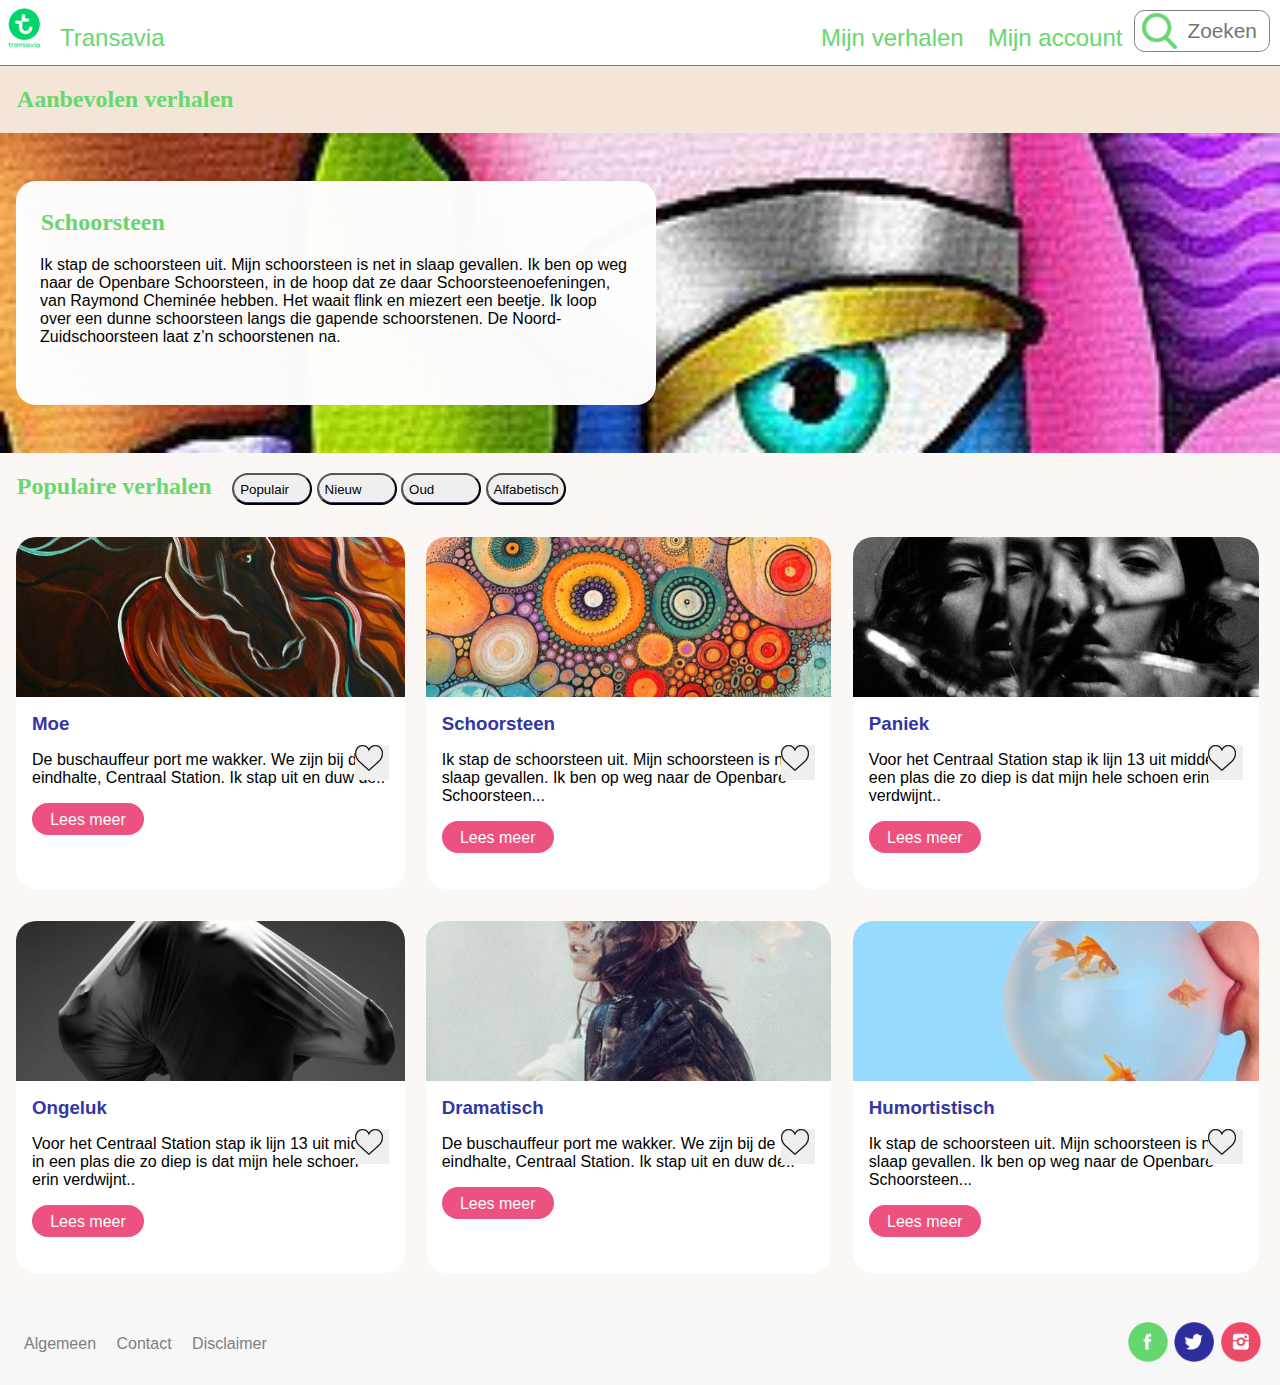
<file: index.html>
<!DOCTYPE html>
<html lang="en">

<head>
    <meta charset="UTF-8">
    <link rel="stylesheet" href="css/stylesheet.css">
    <meta name="viewport" content="width=device-width, initial-scale=1.0">
    <title>Transavia</title>
</head>

<body>
    <header>
        <nav>
            <ul>
                <li>
                    <a href="index.html"><img src="images/transavia.png" alt="transavia logo"></a>
                </li>
                <li>
                    <a href="index.html" class="transaviahome">Transavia</a>
                </li>
                <li>
                    <a href="#verhalen" class="navicoon"><img src="images/like.png" alt="mijn verhalen"></a>

                    <a href="#verhalen" class="navtekst">Mijn verhalen</a>
                </li>
                <li>
                    <a href="inloggen.html" class="navicoon"><img src="images/user.png" alt="mijn account"></a>

                    <a href="inloggen.html" class="navtekst">Mijn account</a>
                </li>
                <li>
                    <div class="zoeken">
                        <a href="#zoeken" class="navicoon navicoon3"><img src="images/search.png" alt="zoeken"></a>
                        <input type="text" name="search" placeholder="Zoeken">
                    </div>
                </li>
            </ul>
        </nav>
    </header>

    <section id="section1">
        <h2>Aanbevolen verhalen</h2>
        <article class="tekst1">
            <a href="#">Letterlijk
                <img src="images/like-wit.png" alt="Like knop" class="likewit">
            </a>
        </article>


        <!-- Deze tekst wordt pas weergegeven op tablet of desktop-->
        <article class="tekst2">
            <a href="#">
                <h2>Schoorsteen</h2>
                <p class="aanbevolen">Ik stap de schoorsteen uit. Mijn schoorsteen is net in slaap gevallen. Ik ben op weg naar de Openbare Schoorsteen, in de hoop dat ze daar Schoorsteenoefeningen, van Raymond Cheminée hebben. Het waait flink en miezert een beetje. Ik loop over een dunne schoorsteen langs die gapende schoorstenen. De Noord-Zuidschoorsteen laat z’n schoorstenen na.</p>

            </a>
        </article>

        <article class="tekst3">
            <a href="#">
                <h2>Schoorsteen</h2>
                <p class="aanbevolen">Ik stap de schoorsteen uit. Mijn schoorsteen is net in slaap gevallen. Ik ben op weg naar de Openbare Schoorsteen..</p>

            </a>
        </article>
    </section>

    <main class="main1">
        <h2 class="sorteren">Populaire verhalen</h2>

        <form class="sorteren">
            <ul>
                <li>
                    <button>Populair</button>
                </li>
                <li>
                    <button>Nieuw</button>
                </li>
                <li>
                    <button>Oud</button>
                </li>
                <li>
                    <button>Alfabetisch</button>
                </li>
            </ul>
        </form>

        <div class="main">

            <div class="flexcontainer">
                <article>
                    <img src="images/dramatisch.jpg" class="fotoartikel" alt="Foto van moe verhaal">
                    <div class="likepositie">
                        <a href="moe.html" class="artikellink">  <h3>Moe</h3>
                        </a>

                        <button class="like"></button>

                    </div>
                    <p>De buschauffeur port me wakker. We zijn bij de eindhalte, Centraal Station. Ik stap uit en duw de..
                    </p>
                    <a href="moe.html" class="leesmeer">Lees meer</a>
                </article>


                <article>
                    <img src="images/ongeluk.jpg" class="fotoartikel" alt="Foto van ongeluk verhaal">
                    <div class="likepositie">
                        <a href="ongeluk.html" class="artikellink">
                        <h3>Ongeluk</h3>
                        </a>

                        <button class="like"></button>

                    </div>
                    <p>Voor het Centraal Station stap ik lijn 13 uit midden in een plas die zo diep is dat mijn hele schoen erin verdwijnt..
                    </p>

                    <a href="ongeluk.html" class="leesmeer">Lees meer</a>
                </article>
            </div>


            <div class="flexcontainer">
                <article>
                    <img src="images/schoorsteen.jpg" class="fotoartikel" alt="Foto van schoorsteen verhaal">
                    <div class="likepositie">
                        <a href="schoorsteen.html" class="artikellink">
                        <h3>Schoorsteen</h3>
                        </a>

                        <button class="like"></button>

                    </div>
                    <p>
                        Ik stap de schoorsteen uit. Mijn schoorsteen is net in slaap gevallen. Ik ben op weg naar de Openbare Schoorsteen...
                    </p>

                    <a href="schoorsteen.html" class="leesmeer">Lees meer</a>
                </article>

                <article>
                    <img src="images/moe2.jpg" class="fotoartikel" alt="Foto van moe verhaal">
                    <div class="likepositie">
                        <a href="moe.html" class="artikellink">
                        <h3>Dramatisch</h3>
                        </a>

                        <button class="like"></button>

                    </div>
                    <p>De buschauffeur port me wakker. We zijn bij de eindhalte, Centraal Station. Ik stap uit en duw de..
                    </p>
                    <a href="moe.html" class="leesmeer">Lees meer</a>
                </article>
            </div>


            <div class="flexcontainer2">
                <article>
                    <img src="images/ongeluk2.jpg" class="fotoartikel" alt="Foto van ongeluk verhaal">
                    <div class="likepositie">
                        <a href="ongeluk.html" class="artikellink">
                        <h3>Paniek</h3>
                        </a>

                        <button class="like"></button>

                    </div>
                    <p>Voor het Centraal Station stap ik lijn 13 uit midden in een plas die zo diep is dat mijn hele schoen erin verdwijnt..
                    </p>

                    <a href="ongeluk.html" class="leesmeer">Lees meer</a>
                </article>

                <article>
                    <img src="images/schoorsteen2.jpg" class="fotoartikel" alt="Foto van schoorsteen verhaal">
                    <div class="likepositie">
                        <a href="schoorsteen.html" class="artikellink">
                        <h3>Humortistisch</h3>
                        </a>

                        <button class="like"></button>

                    </div>
                    <p>
                        Ik stap de schoorsteen uit. Mijn schoorsteen is net in slaap gevallen. Ik ben op weg naar de Openbare Schoorsteen...
                    </p>

                    <a href="schoorsteen.html" class="leesmeer">Lees meer</a>
                </article>
            </div>
        </div>
    </main>

    <footer>
        <ul>
            <li><a href="#">Algemeen</a></li>
            <li><a href="#">Contact</a></li>
            <li><a href="#">Disclaimer</a></li>
        </ul>

        <a href="https://www.facebook.com/transavia.nl/?brand_redir=362202900613965"><img src="images/icoonfacebook.png" alt="Facebook social media"></a>
        <a href="https://twitter.com/transavia"><img src="images/icoontwitter.png" alt="Twitter social media"></a>
        <a href="https://www.instagram.com/transavia/"><img src="images/icooninstagram.png" alt="Instagram social media"></a>
    </footer>



    <script src="js/script.js">
    </script>
</body>

</html>
</file>
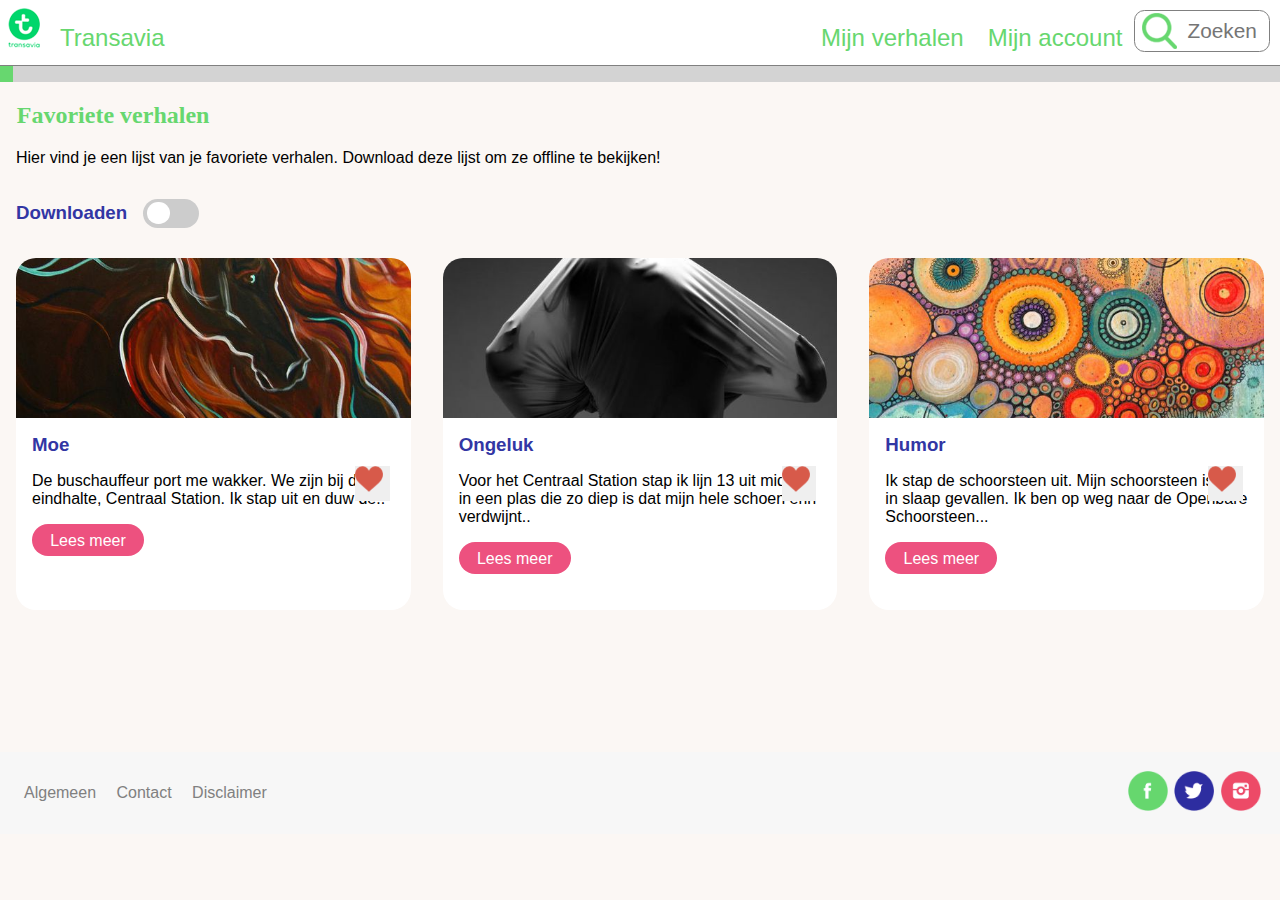
<file: favorieten.html>
<!DOCTYPE html>
<html lang="en">

<head>
    <meta charset="UTF-8">
    <link rel="stylesheet" href="css/stylesheet.css">
    <meta name="viewport" content="width=device-width, initial-scale=1.0">
    <title>Transavia</title>
</head>

<body id="favorieten">
    <header>
        <nav>
            <ul>
                <li>
                    <a href="index.html"><img src="images/transavia.png" alt="transavia logo"></a>
                </li>
                <li>
                    <a href="index.html" class="transaviahome">Transavia</a>
                </li>
                <li>
                    <a href="favorieten.html" class="navicoon favorieten"></a>

                    <a href="favorieten.html" class="navtekst">Mijn verhalen</a>
                </li>
                <li>
                    <a href="inloggen.html" class="navicoon"><img src="images/user.png" alt="mijn account"></a>

                    <a href="inloggen.html" class="navtekst">Mijn account</a>
                </li>
                <li>
                    <div class="zoeken">
                        <a href="index2.html" class="navicoon navicoon3"><img src="images/search.png" alt="zoeken"></a>

                        <form class="search" method="post" action="index2.html">
                            <input type="text" name="search" placeholder="Zoeken">
                            <ul class="results">
                                <li><a href="index2.html">Top 10 populaire verhalen</a></li>
                                <li><a href="index2.html">Top 10 nieuwste verhalen</a></li>
                                <li><a href="index2.html">Meest opgeslagen verhalen</a></li>
                            </ul>
                        </form>

                    </div>
                </li>
            </ul>
        </nav>
    </header>


    <main class="main1">


        <div id="myProgress">
            <div id="myBar"></div>
        </div>

        <h2 class="sorteren">Favoriete verhalen</h2>
        <p>Hier vind je een lijst van je favoriete verhalen. Download deze lijst om ze offline te bekijken!</p>

        <div class="toggle">
            <h3>Downloaden</h3>

            <label class="switch">
                <input type="checkbox" onclick="move()">
                <span class="slider round"></span>
            </label>
        </div>



        <div class="main">
            <div class="flexcontainer">
                <article>
                    <img src="images/dramatisch.jpg" class="fotoartikel" alt="Foto van moe verhaal">
                    <div class="likepositie">
                        <a href="moe.html" class="artikellink">
                            <h3>Moe</h3>
                        </a>

                        <button class="likerood"></button>

                    </div>
                    <p>De buschauffeur port me wakker. We zijn bij de eindhalte, Centraal Station. Ik stap uit en duw de..
                    </p>
                    <a href="moe.html" class="leesmeer">Lees meer</a>
                </article>


                <article>
                    <img src="images/ongeluk.jpg" class="fotoartikel" alt="Foto van ongeluk verhaal">
                    <div class="likepositie">
                        <a href="ongeluk.html" class="artikellink">
                            <h3>Ongeluk</h3>
                        </a>

                        <button class="likerood"></button>

                    </div>
                    <p>Voor het Centraal Station stap ik lijn 13 uit midden in een plas die zo diep is dat mijn hele schoen erin verdwijnt..
                    </p>

                    <a href="ongeluk.html" class="leesmeer">Lees meer</a>
                </article>


                <article>
                    <img src="images/schoorsteen.jpg" class="fotoartikel" alt="Foto van schoorsteen verhaal">
                    <div class="likepositie">
                        <a href="schoorsteen.html" class="artikellink">
                            <h3>Humor</h3>
                        </a>

                        <button class="likerood"></button>

                    </div>
                    <p>
                        Ik stap de schoorsteen uit. Mijn schoorsteen is net in slaap gevallen. Ik ben op weg naar de Openbare Schoorsteen...
                    </p>

                    <a href="schoorsteen.html" class="leesmeer">Lees meer</a>
                </article>
            </div>
        </div>
    </main>

    <footer>
        <ul>
            <li><a href="#">Algemeen</a></li>
            <li><a href="#">Contact</a></li>
            <li><a href="#">Disclaimer</a></li>
        </ul>

        <a href="https://www.facebook.com/transavia.nl/?brand_redir=362202900613965"><img src="images/icoonfacebook.png" alt="Facebook social media"></a>
        <a href="https://twitter.com/transavia"><img src="images/icoontwitter.png" alt="Twitter social media"></a>
        <a href="https://www.instagram.com/transavia/"><img src="images/icooninstagram.png" alt="Instagram social media"></a>
    </footer>



    <script src="js/script.js">
    </script>
</body>

</html>
</file>
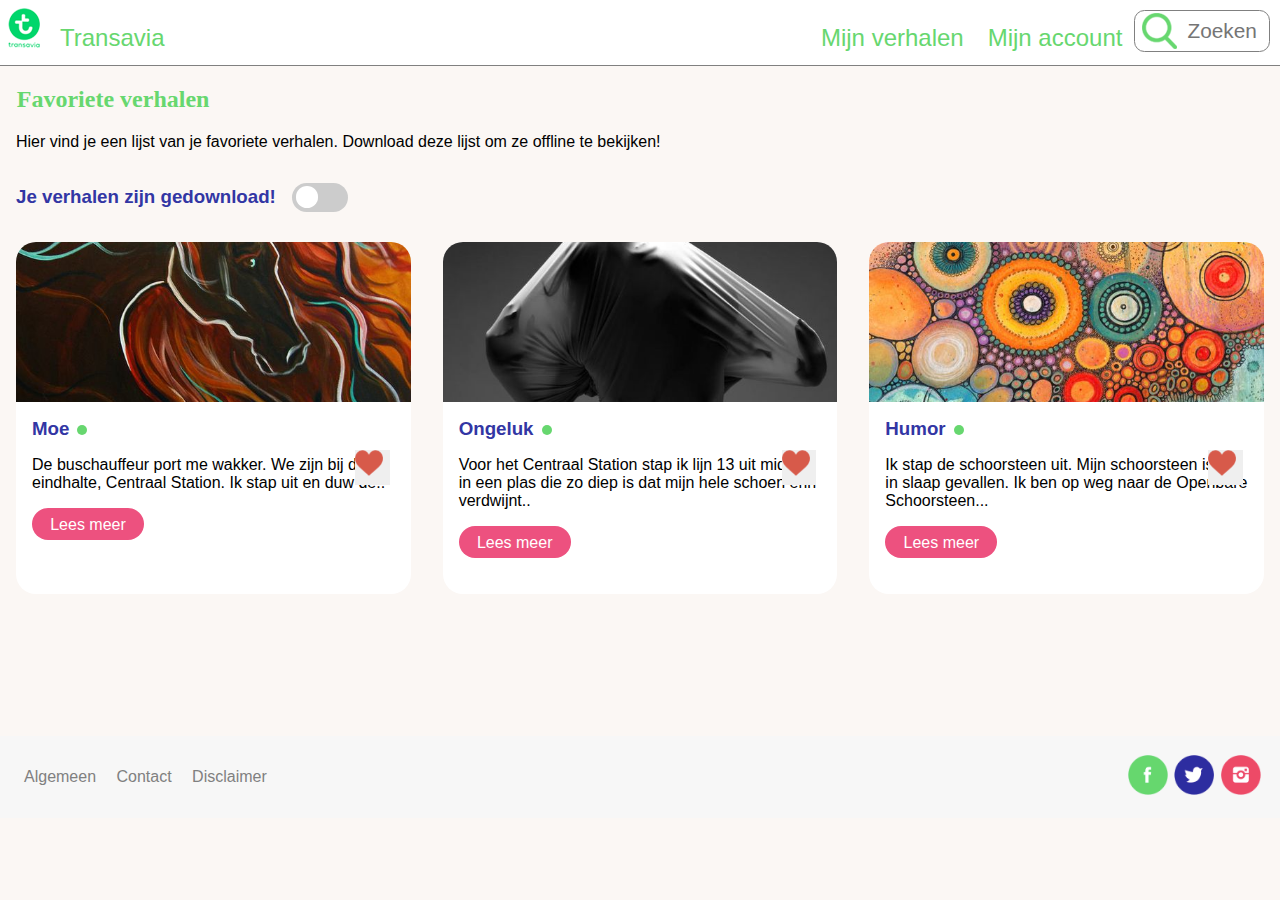
<file: favorieten2.html>
<!DOCTYPE html>
<html lang="en">

<head>
    <meta charset="UTF-8">
    <link rel="stylesheet" href="css/stylesheet.css">
    <meta name="viewport" content="width=device-width, initial-scale=1.0">
    <title>Transavia</title>
</head>

<body id="favorieten" class="favorieten2">
    <header>
        <nav>
            <ul>
                <li>
                    <a href="index.html"><img src="images/transavia.png" alt="transavia logo"></a>
                </li>
                <li>
                    <a href="index.html" class="transaviahome">Transavia</a>
                </li>
                <li>
                    <a href="favorieten.html" class="navicoon favorieten"></a>

                    <a href="favorieten.html" class="navtekst">Mijn verhalen</a>
                </li>
                <li>
                    <a href="inloggen.html" class="navicoon"><img src="images/user.png" alt="mijn account"></a>

                    <a href="inloggen.html" class="navtekst">Mijn account</a>
                </li>
                <li>
                    <div class="zoeken">
                        <a href="index2.html" class="navicoon navicoon3"><img src="images/search.png" alt="zoeken"></a>

                        <form class="search" method="post" action="index2.html">
                            <input type="text" name="search" placeholder="Zoeken">
                            <ul class="results">
                                <li><a href="index2.html">Top 10 populaire verhalen</a></li>
                                <li><a href="index2.html">Top 10 nieuwste verhalen</a></li>
                                <li><a href="index2.html">Meest opgeslagen verhalen</a></li>
                            </ul>
                        </form>

                    </div>
                </li>
            </ul>
        </nav>
    </header>


    <main class="main1">


        <div id="myProgress">
            <div id="myBar"></div>
        </div>

        <h2 class="sorteren">Favoriete verhalen</h2>
        <p>Hier vind je een lijst van je favoriete verhalen. Download deze lijst om ze offline te bekijken!</p>

        <div class="toggle">
            <h3>Je verhalen zijn gedownload!</h3>

            <label class="switch">
                <input type="checkbox" onclick="move()">
                <span class="slider round"></span>
            </label>
        </div>



        <div class="main">
            <div class="flexcontainer">
                <article>
                    <img src="images/dramatisch.jpg" class="fotoartikel" alt="Foto van moe verhaal">
                    <div class="likepositie">
                        <a href="moe.html" class="artikellink">
                            <h3>Moe</h3><span class="dot"></span>
                        </a>

                        <button class="likerood"></button>

                    </div>
                    <p>De buschauffeur port me wakker. We zijn bij de eindhalte, Centraal Station. Ik stap uit en duw de..
                    </p>
                    <a href="moe.html" class="leesmeer">Lees meer</a>
                </article>


                <article>
                    <img src="images/ongeluk.jpg" class="fotoartikel" alt="Foto van ongeluk verhaal">
                    <div class="likepositie">
                        <a href="ongeluk.html" class="artikellink">
                            <h3>Ongeluk</h3><span class="dot"></span>
                        </a>

                        <button class="likerood"></button>

                    </div>
                    <p>Voor het Centraal Station stap ik lijn 13 uit midden in een plas die zo diep is dat mijn hele schoen erin verdwijnt..
                    </p>

                    <a href="ongeluk.html" class="leesmeer">Lees meer</a>
                </article>


                <article>
                    <img src="images/schoorsteen.jpg" class="fotoartikel" alt="Foto van schoorsteen verhaal">
                    <div class="likepositie">
                        <a href="schoorsteen.html" class="artikellink">
                            <h3>Humor</h3><span class="dot"></span>
                        </a>

                        <button class="likerood"></button>

                    </div>
                    <p>
                        Ik stap de schoorsteen uit. Mijn schoorsteen is net in slaap gevallen. Ik ben op weg naar de Openbare Schoorsteen...
                    </p>

                    <a href="schoorsteen.html" class="leesmeer">Lees meer</a>
                </article>
            </div>
        </div>
    </main>

    <footer>
        <ul>
            <li><a href="#">Algemeen</a></li>
            <li><a href="#">Contact</a></li>
            <li><a href="#">Disclaimer</a></li>
        </ul>

        <a href="https://www.facebook.com/transavia.nl/?brand_redir=362202900613965"><img src="images/icoonfacebook.png" alt="Facebook social media"></a>
        <a href="https://twitter.com/transavia"><img src="images/icoontwitter.png" alt="Twitter social media"></a>
        <a href="https://www.instagram.com/transavia/"><img src="images/icooninstagram.png" alt="Instagram social media"></a>
    </footer>



    <script src="js/script.js">
    </script>
</body>

</html>
</file>
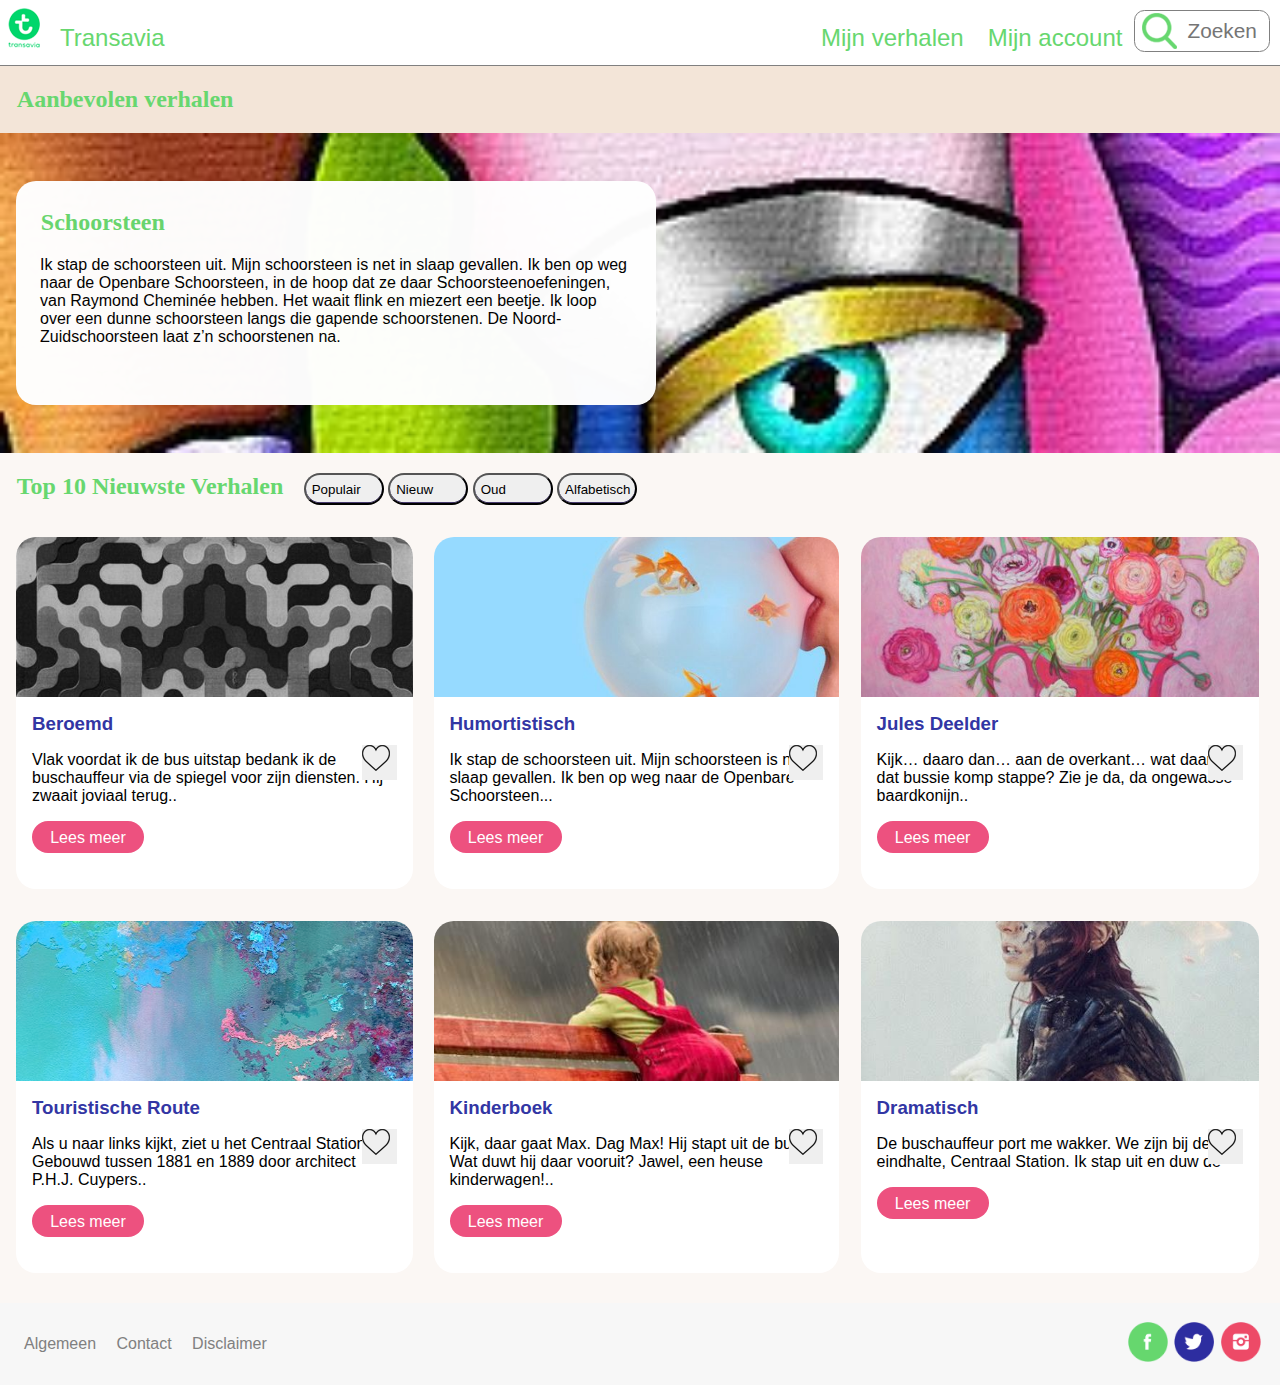
<file: index2.html>
<!DOCTYPE html>
<html lang="en">

<head>
    <meta charset="UTF-8">
    <link rel="stylesheet" href="css/stylesheet.css">
    <meta name="viewport" content="width=device-width, initial-scale=1.0">
    <title>Transavia</title>
</head>

<body>
    <header>
        <nav>
            <ul>
                <li>
                    <a href="index.html"><img src="images/transavia.png" alt="transavia logo"></a>
                </li>
                <li>
                    <a href="index.html" class="transaviahome">Transavia</a>
                </li>
                <li>
                    <a href="favorieten.html" class="navicoon favorieten"></a>

                    <a href="favorieten.html" class="navtekst">Mijn verhalen</a>
                </li>
                <li>
                    <a href="inloggen.html" class="navicoon"><img src="images/user.png" alt="mijn account"></a>

                    <a href="inloggen.html" class="navtekst">Mijn account</a>
                </li>
                <li>
                    <div class="zoeken">
                        <a href="#zoeken" class="navicoon navicoon3"><img src="images/search.png" alt="zoeken"></a>

                        <form class="search" method="post" action="index.html">
                            <input type="text" name="search" placeholder="Zoeken">
                            <ul class="results">
                                <li><a href="index.html">Top 10 populaire verhalen</a></li>
                                <li><a href="index.html">Top 10 nieuwste verhalen</a></li>
                                <li><a href="index.html">Meest opgeslagen verhalen</a></li>
                            </ul>
                        </form>

                    </div>
                </li>
            </ul>
        </nav>
    </header>

    <section id="section1">
        <h2>Aanbevolen verhalen</h2>
        <article class="tekst1">
            <a href="schoorsteen.html">Letterlijk
                <img src="images/like-wit.png" alt="Like knop" class="likewit">
            </a>
        </article>


        <!-- Deze tekst wordt pas weergegeven op tablet of desktop-->
        <article class="tekst2">
            <a href="schoorsteen.html">
                <h2>Schoorsteen</h2>
                <p class="aanbevolen">Ik stap de schoorsteen uit. Mijn schoorsteen is net in slaap gevallen. Ik ben op weg naar de Openbare Schoorsteen, in de hoop dat ze daar Schoorsteenoefeningen, van Raymond Cheminée hebben. Het waait flink en miezert een beetje. Ik loop over een dunne schoorsteen langs die gapende schoorstenen. De Noord-Zuidschoorsteen laat z’n schoorstenen na.</p>

            </a>
        </article>

        <article class="tekst3">
            <a href="schoorsteen.html">
                <h2>Schoorsteen</h2>
                <p class="aanbevolen">Ik stap de schoorsteen uit. Mijn schoorsteen is net in slaap gevallen. Ik ben op weg naar de Openbare Schoorsteen..</p>

            </a>
        </article>
    </section>

    <main class="main1">
        <h2 class="sorteren">Top 10 Nieuwste Verhalen</h2>

        <form class="sorteren">
            <ul>
                <li>
                    <button>Populair</button>
                </li>
                <li>
                    <button>Nieuw</button>
                </li>
                <li>
                    <button>Oud</button>
                </li>
                <li>
                    <button>Alfabetisch</button>
                </li>
            </ul>
        </form>

        <div class="main">

            <div class="flexcontainer">
                <article>
                    <img src="images/1.jpg" class="fotoartikel" alt="Foto van moe verhaal">
                    <div class="likepositie">
                        <a href="moe.html" class="artikellink">
                            <h3>Beroemd</h3>
                        </a>

                        <button class="like"></button>

                    </div>
                    <p>Vlak voordat ik de bus uitstap bedank ik de buschauffeur via de spiegel voor zijn diensten. Hij zwaait joviaal terug..
                    </p>
                    <a href="moe.html" class="leesmeer">Lees meer</a>
                </article>


                <article>
                    <img src="images/2.jpg" class="fotoartikel" alt="Foto van ongeluk verhaal">
                    <div class="likepositie">
                        <a href="ongeluk.html" class="artikellink">
                            <h3>Touristische Route</h3>
                        </a>

                        <button class="like"></button>

                    </div>
                    <p>Als u naar links kijkt, ziet u het Centraal Station. Gebouwd tussen 1881 en 1889 door architect P.H.J. Cuypers..
                    </p>

                    <a href="ongeluk.html" class="leesmeer">Lees meer</a>
                </article>
            </div>


            <div class="flexcontainer">
                <article>
                    <img src="images/schoorsteen2.jpg" class="fotoartikel" alt="Foto van schoorsteen verhaal">
                    <div class="likepositie">
                        <a href="schoorsteen.html" class="artikellink">
                            <h3>Humortistisch</h3>
                        </a>

                        <button class="like"></button>

                    </div>
                    <p>
                        Ik stap de schoorsteen uit. Mijn schoorsteen is net in slaap gevallen. Ik ben op weg naar de Openbare Schoorsteen...
                    </p>

                    <a href="schoorsteen.html" class="leesmeer">Lees meer</a>
                </article>

                <article>
                    <img src="images/3.jpg" class="fotoartikel" alt="Foto van moe verhaal">
                    <div class="likepositie">
                        <a href="moe.html" class="artikellink">
                            <h3>Kinderboek</h3>
                        </a>

                        <button class="like"></button>

                    </div>
                    <p>Kijk, daar gaat Max. Dag Max! Hij stapt uit de bus. Wat duwt hij daar vooruit? Jawel, een heuse kinderwagen!..
                    </p>
                    <a href="moe.html" class="leesmeer">Lees meer</a>
                </article>
            </div>


            <div class="flexcontainer2">
                <article>
                    <img src="images/4.jpg" class="fotoartikel" alt="Foto van ongeluk verhaal">
                    <div class="likepositie">
                        <a href="ongeluk.html" class="artikellink">
                            <h3>Jules Deelder</h3>
                        </a>

                        <button class="like"></button>

                    </div>
                    <p>Kijk… daaro dan… aan de overkant… wat daar uit dat bussie komp stappe? Zie je da, da ongewasse baardkonijn..
                    </p>

                    <a href="ongeluk.html" class="leesmeer">Lees meer</a>
                </article>

                <article>
                    <img src="images/moe2.jpg" class="fotoartikel" alt="Foto van schoorsteen verhaal">
                    <div class="likepositie">
                        <a href="schoorsteen.html" class="artikellink">
                            <h3>Dramatisch</h3>
                        </a>

                        <button class="like"></button>

                    </div>
                    <p>
                        De buschauffeur port me wakker. We zijn bij de eindhalte, Centraal Station. Ik stap uit en duw de
                    </p>

                    <a href="schoorsteen.html" class="leesmeer">Lees meer</a>
                </article>
            </div>
        </div>
    </main>

    <footer>
        <ul>
            <li><a href="#">Algemeen</a></li>
            <li><a href="#">Contact</a></li>
            <li><a href="#">Disclaimer</a></li>
        </ul>

        <a href="https://www.facebook.com/transavia.nl/?brand_redir=362202900613965"><img src="images/icoonfacebook.png" alt="Facebook social media"></a>
        <a href="https://twitter.com/transavia"><img src="images/icoontwitter.png" alt="Twitter social media"></a>
        <a href="https://www.instagram.com/transavia/"><img src="images/icooninstagram.png" alt="Instagram social media"></a>
    </footer>



    <script src="js/script.js">
    </script>
</body>

</html>
</file>
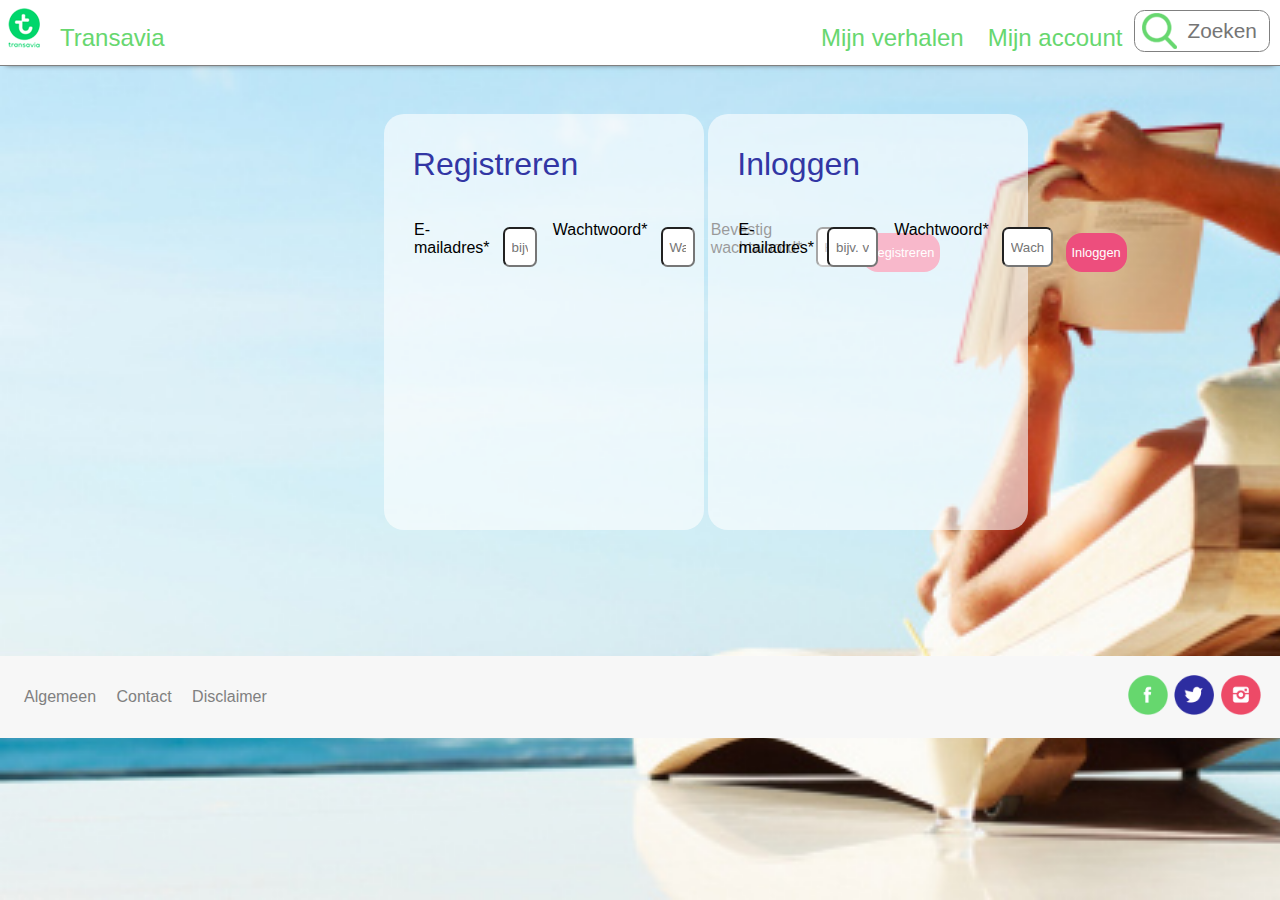
<file: inloggen.html>
<!DOCTYPE html>
<html lang="en">

<head>
    <meta charset="UTF-8">
    <link rel="stylesheet" href="css/stylesheet.css">
    <meta name="viewport" content="width=device-width, initial-scale=1.0">
    <title>Welkom bij Transavia Verhalen!</title>
</head>

<body id="inloggen">
    <header>
        <nav>
            <ul>
                <li>
                    <a href="index.html"><img src="images/transavia.png" alt="transavia logo"></a>
                </li>
                <li>
                    <a href="index.html" class="transaviahome">Transavia</a>
                </li>
                <li>
                    <a href="favorieten.html" class="navicoon"><img src="images/like.png" alt="mijn verhalen"></a>

                    <a href="favorieten.html" class="navtekst">Mijn verhalen</a>
                </li>
                <li>
                    <a href="inloggen.html" class="navicoon"><img src="images/user.png" alt="mijn account"></a>

                    <a href="inloggen.html" class="navtekst">Mijn account</a>
                </li>
                <li>
                    <div class="zoeken">
                        <a href="#zoeken" class="navicoon navicoon3"><img src="images/search.png" alt="zoeken"></a>
                        <input type="text" name="search" placeholder="Zoeken">
                    </div>
                </li>
            </ul>
        </nav>
    </header>

    <main>
        <form action="index.html">
            <fieldset>
                <legend>Registreren</legend>
                <label>E-mailadres*</label>
                <input type="email" placeholder="bijv. verhalen@transavia.nl" name="psw" required>

                <label>Wachtwoord*</label>
                <input type="password" placeholder="Wachtwoord" name="psw" minlength="4" maxlength="8" size="8" required>

                <label>Bevestig wachtwoord*</label>
                <input type="password" placeholder="Herhaal wachtwoord" name="psw-repeat" minlength="4" maxlength="8" size="8" required>

                <button>Registreren</button>
            </fieldset>
        </form>

        <form action="index.html">
            <fieldset>
                <legend>Inloggen</legend>
                <label>E-mailadres*</label>
                <input type="email" placeholder="bijv. verhalen@transavia.nl" name="psw" required>

                <label>Wachtwoord*</label>
                <input type="password" placeholder="Wachtwoord" name="psw" required>

                <button>Inloggen</button>
            </fieldset>
        </form>
    </main>


    <footer>
        <ul>
            <li><a href="#">Algemeen</a></li>
            <li><a href="#">Contact</a></li>
            <li><a href="#">Disclaimer</a></li>
        </ul>

        <a href="https://www.facebook.com/transavia.nl/?brand_redir=362202900613965"><img src="images/icoonfacebook.png" alt="Facebook social media"></a>
        <a href="https://twitter.com/transavia"><img src="images/icoontwitter.png" alt="Twitter social media"></a>
        <a href="https://www.instagram.com/transavia/"><img src="images/icooninstagram.png" alt="Instagram social media"></a>
    </footer>

</body>

</html>
</file>
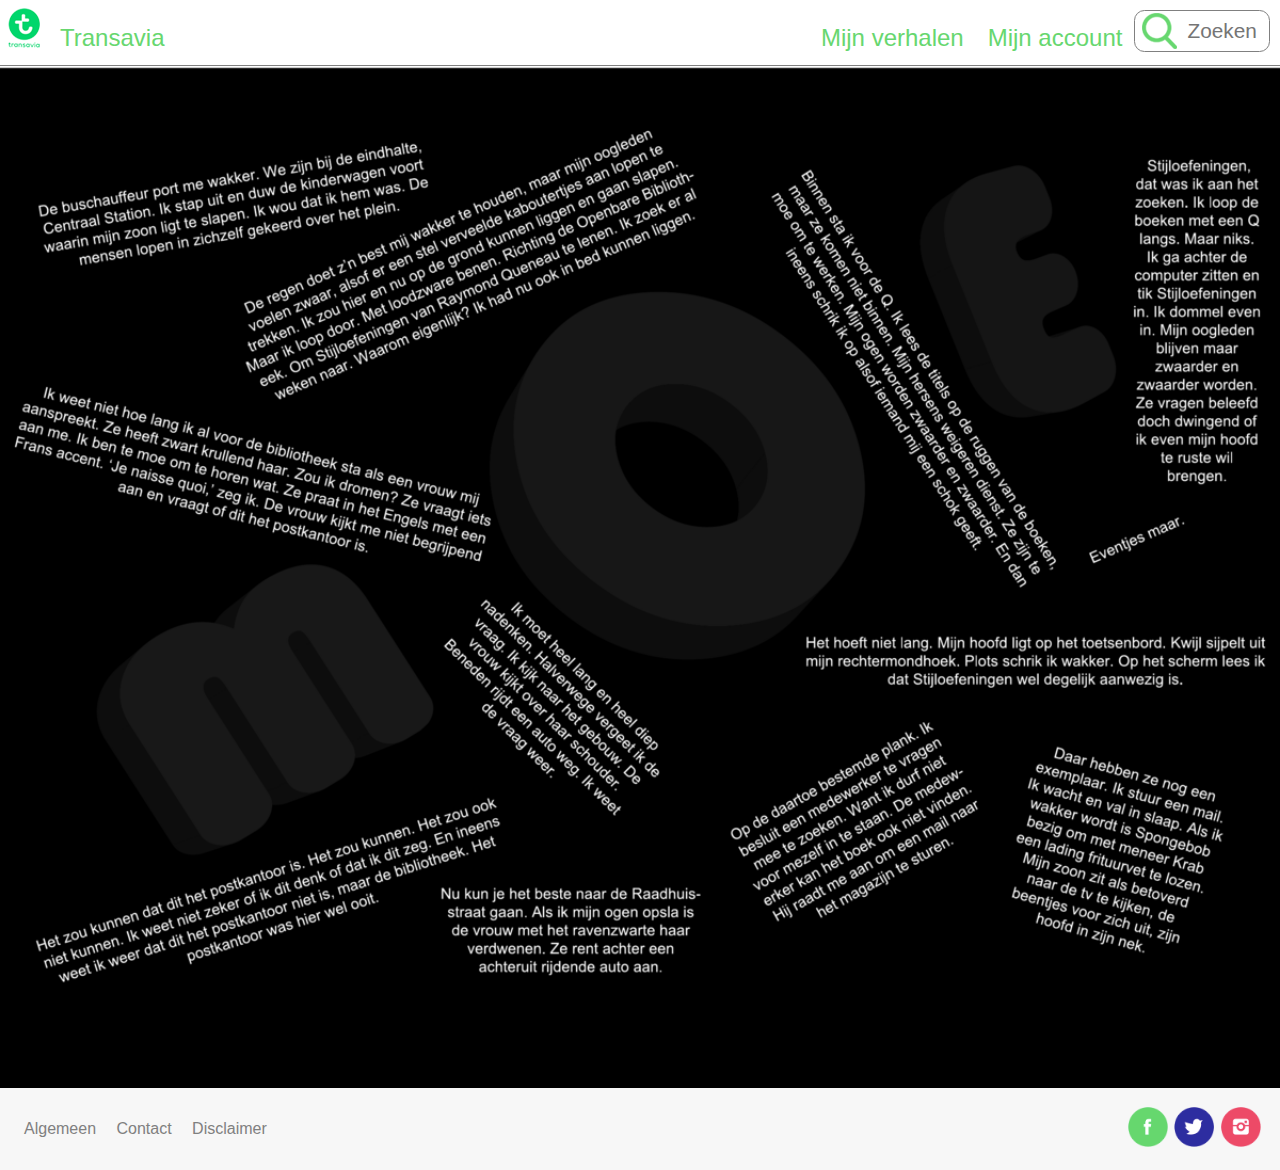
<file: moe.html>
<!DOCTYPE html>
<html lang="en">

<head>
    <meta charset="UTF-8">
    <link rel="stylesheet" href="css/stylesheet.css">
    <meta name="viewport" content="width=device-width, initial-scale=1.0">
    <title>Welkom bij Transavia Verhalen!</title>
</head>

<body id="inloggen">
    <header>
        <nav>
            <ul>
                <li>
                    <a href="index.html"><img src="images/transavia.png" alt="transavia logo"></a>
                </li>
                <li>
                    <a href="index.html" class="transaviahome">Transavia</a>
                </li>
                <li>
                    <a href="#verhalen" class="navicoon"><img src="images/like.png" alt="mijn verhalen"></a>

                    <a href="#verhalen" class="navtekst">Mijn verhalen</a>
                </li>
                <li>
                    <a href="inloggen.html" class="navicoon"><img src="images/user.png" alt="mijn account"></a>

                    <a href="inloggen.html" class="navtekst">Mijn account</a>
                </li>
                <li>
                    <div class="zoeken">
                        <a href="#zoeken" class="navicoon navicoon3"><img src="images/search.png" alt="zoeken"></a>
                        <input type="text" name="search" placeholder="Zoeken">
                    </div>
                </li>
            </ul>
        </nav>
    </header>
<main>

    <img class="desktop" src="images/gif/moe-desktop.gif" alt="Moe verhaal desktop">
    <img class ="tablet" src="images/gif/moe-tablet.gif" alt="Moe verhaal tablet">
    <img class ="smartphone" src="images/gif/moe-smartphone.gif" alt="Moe verhaal smartphone">

</main>

    <footer>
        <ul>
            <li><a href="#">Algemeen</a></li>
            <li><a href="#">Contact</a></li>
            <li><a href="#">Disclaimer</a></li>
        </ul>

        <a href="https://www.facebook.com/transavia.nl/?brand_redir=362202900613965"><img src="images/icoonfacebook.png" alt="Facebook social media"></a>
        <a href="https://twitter.com/transavia"><img src="images/icoontwitter.png" alt="Twitter social media"></a>
        <a href="https://www.instagram.com/transavia/"><img src="images/icooninstagram.png" alt="Instagram social media"></a>
    </footer>
</body>

</html>
</file>
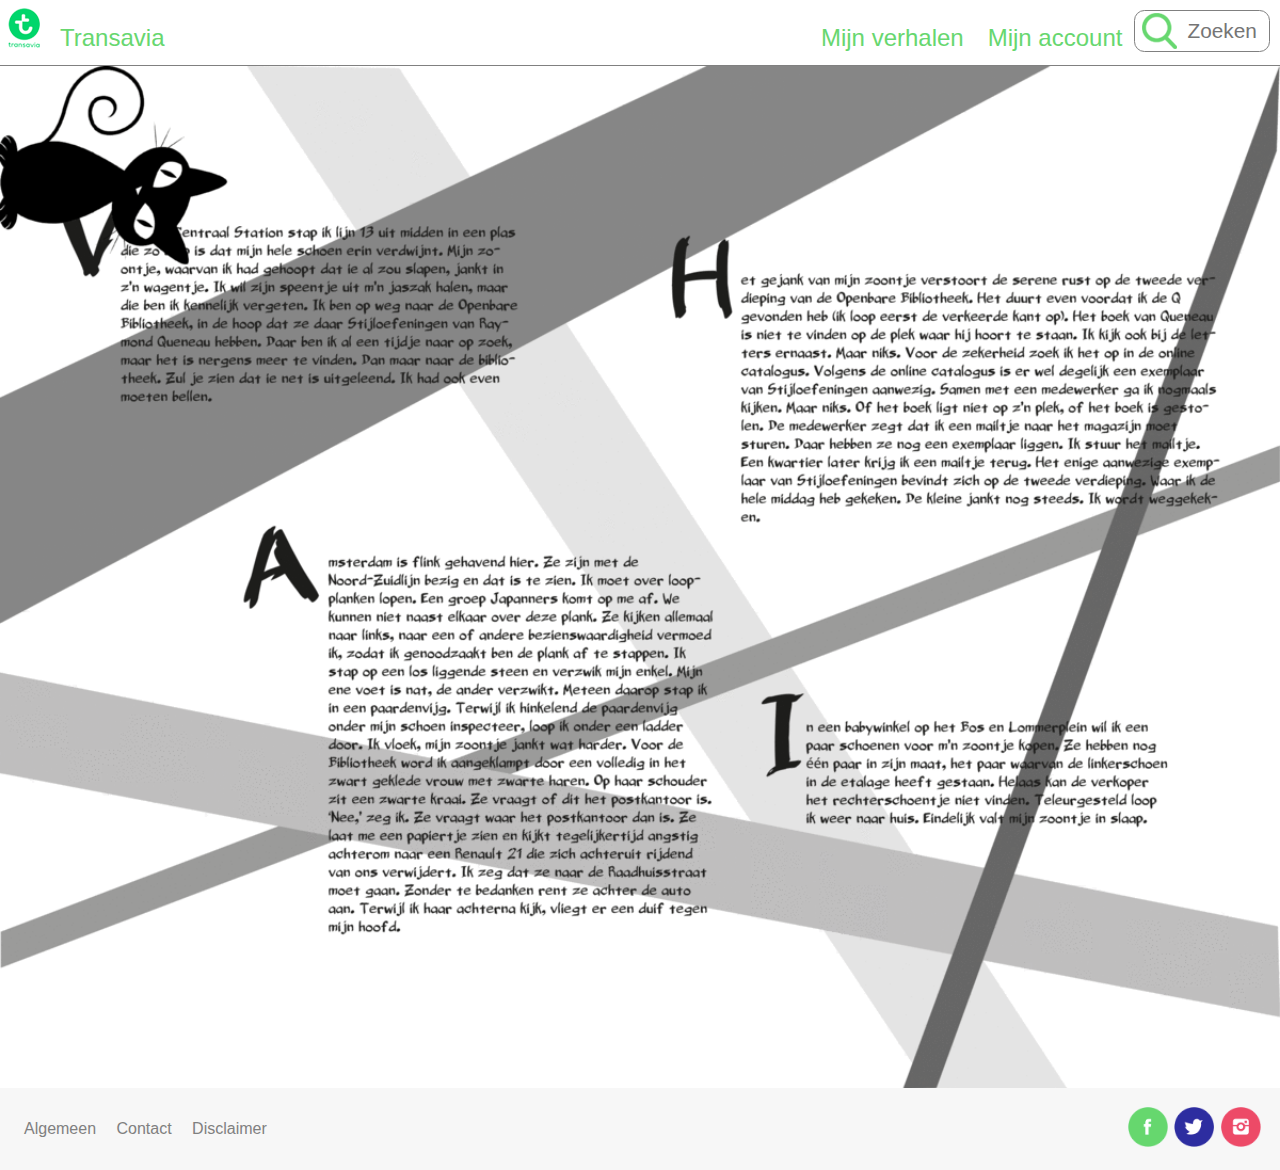
<file: ongeluk.html>
<!DOCTYPE html>
<html lang="en">

<head>
    <meta charset="UTF-8">
    <link rel="stylesheet" href="css/stylesheet.css">
    <meta name="viewport" content="width=device-width, initial-scale=1.0">
    <title>Welkom bij Transavia Verhalen!</title>
</head>

<body id="inloggen">
    <header>
        <nav>
            <ul>
                <li>
                    <a href="index.html"><img src="images/transavia.png" alt="transavia logo"></a>
                </li>
                <li>
                    <a href="index.html" class="transaviahome">Transavia</a>
                </li>
                <li>
                    <a href="#verhalen" class="navicoon"><img src="images/like.png" alt="mijn verhalen"></a>

                    <a href="#verhalen" class="navtekst">Mijn verhalen</a>
                </li>
                <li>
                    <a href="inloggen.html" class="navicoon"><img src="images/user.png" alt="mijn account"></a>

                    <a href="inloggen.html" class="navtekst">Mijn account</a>
                </li>
                <li>
                    <div class="zoeken">
                        <a href="#zoeken" class="navicoon navicoon3"><img src="images/search.png" alt="zoeken"></a>
                        <input type="text" name="search" placeholder="Zoeken">
                    </div>
                </li>
            </ul>
        </nav>
    </header>
<main>

    <img class="desktop" src="images/gif/ongeluk-desktop.gif" alt="Moe verhaal desktop">
    <img class ="tablet" src="images/gif/ongeluk-tablet.gif" alt="Moe verhaal tablet">
    <img class ="smartphone" src="images/gif/ongeluk-smartphone.gif" alt="Moe verhaal smartphone">

</main>

    <footer>
        <ul>
            <li><a href="#">Algemeen</a></li>
            <li><a href="#">Contact</a></li>
            <li><a href="#">Disclaimer</a></li>
        </ul>

        <a href="https://www.facebook.com/transavia.nl/?brand_redir=362202900613965"><img src="images/icoonfacebook.png" alt="Facebook social media"></a>
        <a href="https://twitter.com/transavia"><img src="images/icoontwitter.png" alt="Twitter social media"></a>
        <a href="https://www.instagram.com/transavia/"><img src="images/icooninstagram.png" alt="Instagram social media"></a>
    </footer>
</body>

</html>
</file>
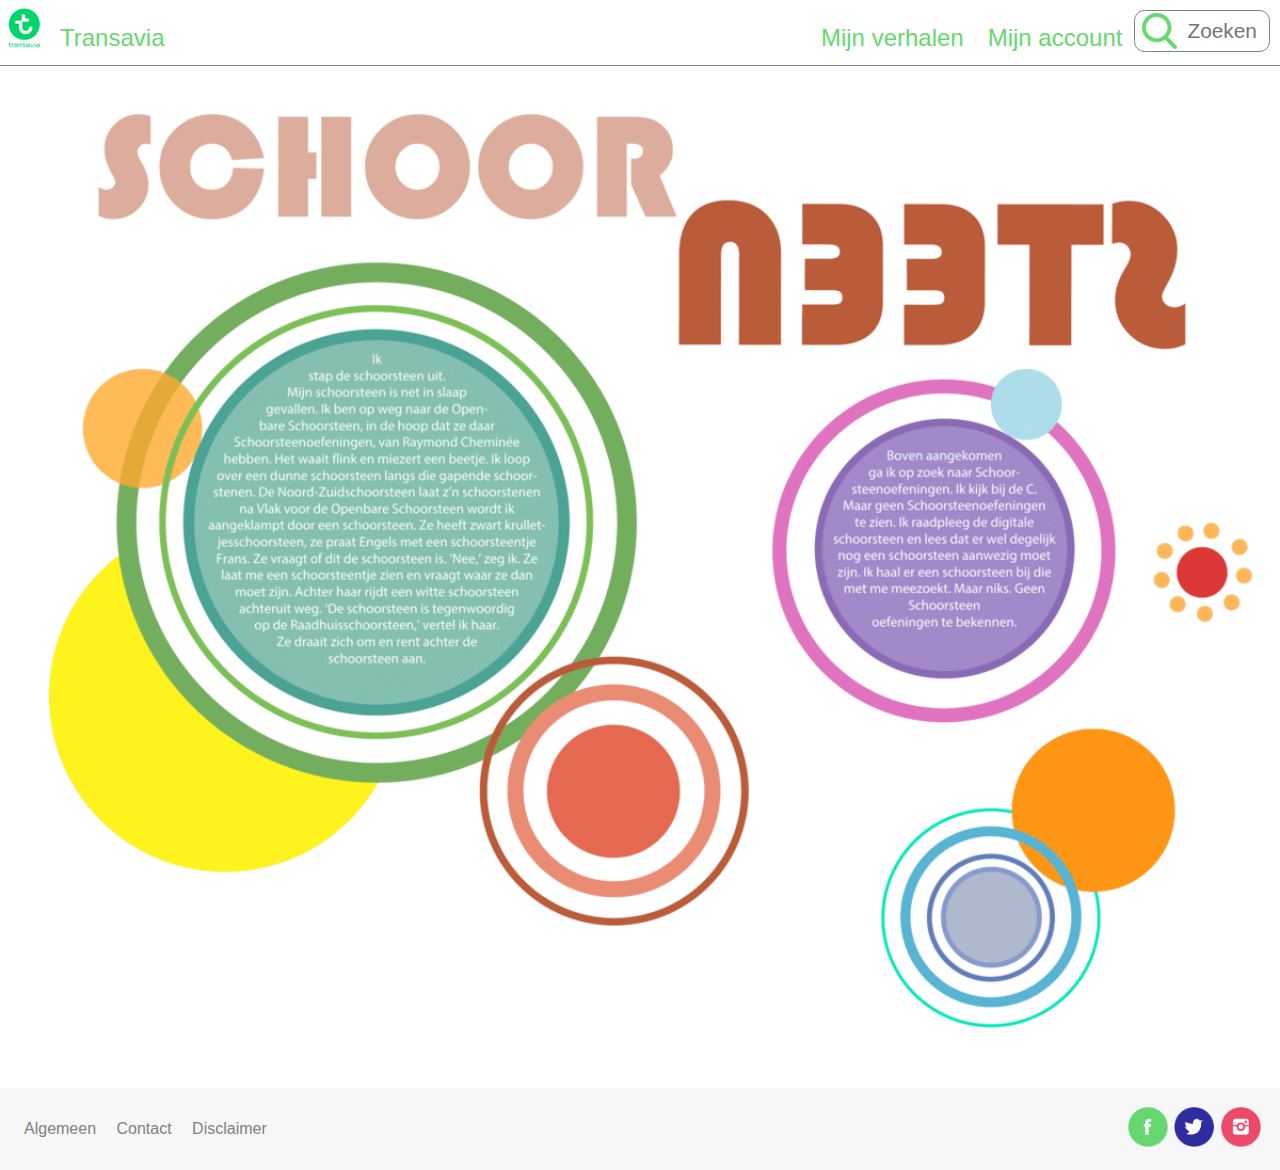
<file: schoorsteen.html>
<!DOCTYPE html>
<html lang="en">

<head>
    <meta charset="UTF-8">
    <link rel="stylesheet" href="css/stylesheet.css">
    <meta name="viewport" content="width=device-width, initial-scale=1.0">
    <title>Welkom bij Transavia Verhalen!</title>
</head>

<body id="inloggen">
    <header>
        <nav>
            <ul>
                <li>
                    <a href="index.html"><img src="images/transavia.png" alt="transavia logo"></a>
                </li>
                <li>
                    <a href="index.html" class="transaviahome">Transavia</a>
                </li>
                <li>
                    <a href="#verhalen" class="navicoon"><img src="images/like.png" alt="mijn verhalen"></a>

                    <a href="#verhalen" class="navtekst">Mijn verhalen</a>
                </li>
                <li>
                    <a href="inloggen.html" class="navicoon"><img src="images/user.png" alt="mijn account"></a>

                    <a href="inloggen.html" class="navtekst">Mijn account</a>
                </li>
                <li>
                    <div class="zoeken">
                        <a href="#zoeken" class="navicoon navicoon3"><img src="images/search.png" alt="zoeken"></a>
                        <input type="text" name="search" placeholder="Zoeken">
                    </div>
                </li>
            </ul>
        </nav>
    </header>
<main>

    <img class="desktop" src="images/gif2/schoorsteen-desktop.gif" alt="Moe verhaal desktop">
    <img class ="tablet" src="images/gif2/schoorsteen-tablet.gif" alt="Moe verhaal tablet">
    <img class ="smartphone" src="images/gif2/schoorsteen-smartphone.gif" alt="Moe verhaal smartphone">

</main>

    <footer>
        <ul>
            <li><a href="#">Algemeen</a></li>
            <li><a href="#">Contact</a></li>
            <li><a href="#">Disclaimer</a></li>
        </ul>

        <a href="https://www.facebook.com/transavia.nl/?brand_redir=362202900613965"><img src="images/icoonfacebook.png" alt="Facebook social media"></a>
        <a href="https://twitter.com/transavia"><img src="images/icoontwitter.png" alt="Twitter social media"></a>
        <a href="https://www.instagram.com/transavia/"><img src="images/icooninstagram.png" alt="Instagram social media"></a>
    </footer>
</body>

</html>
</file>
<file: css/stylesheet.css>
* {
    box-sizing: border-box;
}

body {
    font-family: "Trebuchet MS", Nexa Bold, sans-serif;
    display: grid;
    grid-template-columns: 1fr 80% 1fr;
    margin: 0;
    position: relative;
}

h2 {
    color: #67D76F;
    margin-left: 0.7em;
    font-family: "Nexa Bold";
}

h3 {
    color: #3236A4;
    display: inherit;
}

body > header {
    grid-column: 1/4;
    border-bottom: solid gray 1px;
    box-shadow: 0 4px 6px -6px #222;
}


/***NAVIGATIE***/

header {
    background-color: white;
}

nav ul {
    margin: 0;
    padding: 0;
    display: flex;
}

nav li {
    font-family: "Nexa Bold", Trebuchet MS, sans-serif;
    display: block;
}

nav li:nth-of-type(3) {
    margin-left: auto;
}

nav li a {
    display: block;
    margin: 0.5em;
}

.transaviahome {
    display: none;
}

.navtekst {
    display: none;
}

input[type=text] {
    display: none;
}

.favorieten {
    background-image: url(../images/like.png);
    background-repeat: no-repeat;
    width: 100%;
    height: 2.5em;
    padding: 1em;
}

.favorieten-tekst {
    background-image: url(../images/toevoegen.png);
    background-repeat: no-repeat;
    height: 4em;
    width: 6.3em;
    animation: Popup 1s ease-in;
}

@keyframes Popup {
    from {
        opacity: 0;
        transform: translateY(0);
    }
    to {
        opacity: 1;
        transform: translateY(0);
    }
}

.search .results {
    display: none;
}


/***AANBEVOLEN VERHALEN***/

#section1 {
    display: block;
    grid-row: 2;
    grid-column: 1/4;
    background-color: #F3E5D8;
}

section article {
    background-image: url(../images/letterlijk.jpg);
    background-repeat: no-repeat;
    background-size: cover;
    display: block;
    height: 15em;
    width: 100%;
}

article > a {
    color: white;
    text-decoration: none;
    padding: .5em;
    align-content: center;
    display: inline-flex;
    margin-top: 12.5em;
    width: 100%;
    background-color: #67D76F;
}

article a img {
    margin-left: auto;
    margin-right: 2.1em;
}

.tekst2 {
    display: none;
}

.tekst3 {
    display: none;
}


/***SORTEREN***/

form {
    grid-column: 1/4;
}

form ul {
    padding-left: 1em;
}

form ul li {
    display: inline-block;
}

form ul li button {
    width: 6em;
    border-radius: 1.25em;
    min-height: 2rem;
    min-width: 2rem;
    padding-right: 4rem;
    box-shadow: inset 0 -0.05em 0.04em #120145;
}

form ul li button:active {
    background-color: #3236A4;
    color: white;
    box-shadow: inset 0 -0.05em 0.04em #120145;
}

form ul li button:hover {
    background-color: #3236A4;
    color: white;
    box-shadow: inset 0 -0.05em 0.04em #120145;
}


/***MAIN***/

.main1 {
    grid-row: 3;
    grid-column: 1/4;
    background-color: #FBF7F4;
}

main article {
    display: block;
    padding: 0;
    background-color: white;
    margin: 1em;
    border-radius: 1.25em;
    height: 8.3rem;
}

.flexcontainer2 {
    margin-bottom: 8em;
}

article > img {
    height: 8.3rem;
    width: 7rem;
    float: left;
    border-radius: 1.25em 0 0 1.25em;
    margin-right: 1em;
}

.likepositie {
    position: relative;
}

.like {
    background-image: url(../images/like-zwart.png);
    background-repeat: no-repeat;
    padding: 1.3em;
    display: inline-flex;
    position: absolute;
    border: none;
    top: 5px;
    right: 5px;
    cursor: pointer;
}

.like:hover {
    background-image: url(../images/like-rood.png);
    background-repeat: no-repeat;
    padding: 1.3em;
    display: inline-flex;
    position: absolute;
    border: none;
    top: 5px;
    right: 5px;
    cursor: pointer;
}


/*animatie is van https://codepen.io/halink0803/pen/qdVXqm?editors=1100 */

.like:focus {
    outline: 0;
    -webkit-animation-duration: 1.1s;
    animation-duration: 1.1s;
    -webkit-animation-fill-mode: both;
    animation-fill-mode: both;
    -webkit-animation-timing-function: ease-in-out;
    animation-timing-function: ease-in-out;
    animation-iteration-count: 2;
    -webkit-animation-iteration-count: 2;
}

.likerood {
    background-image: url(../images/like-rood.png);
    background-repeat: no-repeat;
    padding: 1.3em;
    display: inline-flex;
    position: absolute;
    border: none;
    top: 5px;
    right: 5px;
    cursor: pointer;
    animation-name: bounce;
    -moz-animation-name: bounce;
}

@keyframes bounce {
    0%,
    100%,
    20%,
    50%,
    80% {
        -webkit-transform: translateY(0);
        -ms-transform: translateY(0);
        transform: translateY(0)
    }
    40% {
        -webkit-transform: translateY(-30px);
        -ms-transform: translateY(-30px);
        transform: translateY(-30px)
    }
    60% {
        -webkit-transform: translateY(-15px);
        -ms-transform: translateY(-15px);
        transform: translateY(-15px)
    }
}

.artikellink {
    text-decoration: none;
}

.leesmeer {
    display: none;
}


/***FOOTER***/

footer {
    background-color: #F7F7F7;
    padding: 1em;
    display: inline-flex;
    bottom: 0;
    width: 100%;
    position: absolute;
}

footer section {
    background-color: #F7F7F7;
    margin-top: 1em;
    margin-right: 0.5em;
}

footer a {
    text-decoration: none;
    color: gray;
}

footer img {
    width: 2.5em;
    float: right;
    margin: 0.2em;
}

footer ul {
    margin-right: auto;
}

footer ul li {
    display: inline-block;
    margin-left: -2em;
    padding-right: 2em;
}

.desktop {
    display: none;
}

.tablet {
    display: none;
}

.smartphone {
    display: block;
    width: 100%;
    height: auto;
    margin-bottom: 6em;
}


/****************************************************
********************INLOG PAGINA********************
*****************************************************/

#inloggen {
    background-image: url(../images/vakantie.jpg);
    background-repeat: no-repeat;
    background-size: cover;
    background-attachment: fixed;
    position: relative;
}

#inloggen main {
    grid-row: 3;
    grid-column: 1/4;
    align-content: center;
}

#inloggen fieldset {
    border: none;
    display: flex;
}

#inloggen legend {
    color: #3236A4;
    margin-left: 0.4em;
    font-size: 2em;
    font-family: "Nexa Bold", Trebuchet MS, sans-serif;
    padding-top: 1em;
    padding-bottom: 1em;
}

#inloggen main form {
    display: flex;
    flex-direction: column;
    background-color: rgba(255, 255, 255, 0.6);
    width: 20em;
    height: 26em;
    border-radius: 1.25em;
    margin: auto;
    margin-top: 3em;
}

#inloggen main form:nth-of-type(2) {
    margin-bottom: 13em;
}

#inloggen label {
    font-family: "Nexa Bold", Trebuchet MS, sans-serif;
    margin-left: 1em;
}

#inloggen input[type=email] {
    width: 92%;
    height: 3em;
    border-radius: 0.5em;
    margin-left: 1em;
    padding: 0.5em;
    margin-top: 0.5em;
    margin-bottom: 1em;
}

#inloggen input[type=password] {
    width: 92%;
    height: 3em;
    border-radius: 0.5em;
    margin-left: 1em;
    padding: 0.5em;
    margin-top: 0.5em;
    margin-bottom: 2em;
}

#inloggen form input:focus {
    background-color: #FBF7F4;
    transform: scale(1.05, 1.05);
}

#inloggen form input:valid {
    background-color: #67D76F;
}

#inloggen button {
    margin-top: 1em;
    width: 10em;
    height: 3em;
    border: none;
    background-color: #ED4E7D;
    border-radius: 1.25em;
    color: white;
    font-size: 0.8em;
    margin-left: 1em;
}

#inloggen button:hover {
    background-color: #3236A4;
}

#inloggen footer {
    bottom: 0;
    width: 100%;
    position: absolute;
}

html {
    height: 100%;
}


/****************************************************
**********************FAVORIETEN*********************
*****************************************************/

#favorieten {
    background-color: #FBF7F4;
}

#favorieten .likerood {
    background-image: url(../images/like-rood.png);
    background-repeat: no-repeat;
    padding: 1.3em;
    display: inline-flex;
    position: absolute;
    border: none;
    top: 5px;
    right: 5px;
    cursor: pointer;
}

#favorieten .likerood:nth-of-type(1) {
    /margin-top: 0;
}

#favorieten .likepositie {
    position: relative;
}

#favorieten article:nth-of-type(3) {
    margin-bottom: 7em;
}

#favorieten h2 + p {
    margin-left: 1em;
    margin-bottom: 1em;
}

#favorieten .toggle {
    display: flex;
    margin-left: 1em;
}


/*https://www.w3schools.com/howto/howto_css_switch.asp*/
#favorieten .switch {
    position: relative;
    display: inline-block;
    width: 3.5em;
    height: 1.8em;;
    margin-left: 1em;
    margin-top: 1em;
}

#favorieten .switch input {
    display: none;
}

#favorieten .slider {
    position: absolute;
    cursor: pointer;
    top: 0;
    left: 0;
    right: 0;
    bottom: 0;
    background-color: #ccc;
    -webkit-transition: .4s;
    transition: .4s;
}

#favorieten .slider:before {
    position: absolute;
    content: "";
    height: 75%;
    width: 40%;
    left: 4px;
    bottom: 4px;
    background-color: white;
    -webkit-transition: .4s;
    transition: .4s;
}

#favorieten input:checked + .slider {
    background-color: #3236A4;
}

#favorieten input:focus + .slider {
    box-shadow: 0 0 1px #3236A4;
}

#favorieten input:checked + .slider:before {
    -webkit-transform: translateX(26px);
    -ms-transform: translateX(26px);
    transform: translateX(26px);
}

#favorieten .slider.round {
    border-radius: 34px;
}

#favorieten .slider.round:before {
    border-radius: 50%;
}

#myProgress {
    width: 100%;
    background-color: lightgray;
    /display: none;
}

#myBar {
    width: 1%;
    height: 1em;
    background-color: #67D76F;
}

.dot {
    height: 10px;
    width: 10px;
    background-color: #67D76F;
    border-radius: 50%;
    display: inline-block;
    margin-left: 0.5em;
}

.favorieten2 #myProgress{
    width: 100%;
    background-color: lightgray;
    display: none;
}


/********BREAKPOINT 1********/

@media (min-width: 40em) {
    .transaviahome {
        display: block;
        text-decoration: none;
        font-family: "Nexa Bold", Trebuchet MS, sans-serif;
        font-size: 1.5em;
        color: #67D76F;
        margin-top: 1em;
    }
    /*searchbar is van https://www.w3schools.com/howto/howto_css_animated_search.asp */
    input[type=text] {
        display: block;
        width: 6.5em;
        height: 2em;
        border: 1px solid gray;
        border-radius: 0.5em;
        margin-top: 0.3em;
        margin-right: 0.5em;
        font-size: 1.3em;
        background-image: url(../images/search.png);
        background-repeat: no-repeat;
        background-position: 0.3em;
        padding-left: 2.5em;
        -webkit-transition: width 0.4s ease-in-out;
        transition: width 0.4s ease-in-out;
    }
    input[type=text]:focus {
        width: 100%;
    }
    .zoeken {
        display: flex;
    }
    .navicoon3 {
        display: none;
    }
    /*https://codepen.io/MarkoD/pen/XJGVde?editors=0100*/
    .search input:focus + .results {
        display: block;
    }
    .results {
        display: none;
        position: absolute;
        /z-index: -1;
        width: 17.5em;
        padding: 0;
        border: 1px solid lightgray;
        background-color: #fdfdfd;
    }
    .results li {
        display: block;
        border: 1px solid lightgray;
    }
    .results li a {
        display: block;
        text-decoration: none;
        color: #3236A4;
        padding: 0.5em;
    }
    .results li a:hover {
        color: #ED4E7D;
    }
    article > a {
        background-color: white;
        margin-top: 2em;
        margin-left: 1em;
        width: 46%;
        height: 70%;
        border-radius: 1.25em;
        opacity: 0.98;
        color: black;
        flex-direction: column;
    }
    .aanbevolen {
        margin: 1em;
        margin-top: 0;
    }
    .tekst1 {
        display: none;
    }
    .tekst2 {
        display: none;
    }
    .tekst3 {
        display: block;
    }
    .flexcontainer {
        display: flex;
    }
    .flexcontainer2 {
        display: flex;
        margin-bottom: 6em;
    }
    main article {
        display: block;
        background-color: white;
        margin: 1em;
        border-radius: 1.25em;
        height: 19em;
        padding: 1em;
        width: 50%;
    }
    .fotoartikel {
        object-fit: cover;
    }
    article > img {
        height: 10em;
        width: calc(100% + 2em);
        border-radius: 1.25em 1.25em 0 0;
        margin: -1em 1em 1em -1em;
    }
    .like {
        background-image: url(../images/like-zwart.png);
        background-repeat: no-repeat;
        padding: 1.3em;
        display: inline-flex;
        position: absolute;
        border: none;
        right: 0;
        margin-top: 14em;
    }
    .like:hover {
        background-image: url(../images/like-rood.png);
        background-repeat: no-repeat;
        padding: 1.3em;
        display: inline-flex;
        position: absolute;
        border: none;
        top: 5px;
        right: 0;
    }
    .likerood {
        background-image: url(../images/like-rood.png);
        background-repeat: no-repeat;
        background-repeat: no-repeat;
        padding: 1.3em;
        display: inline-flex;
        position: absolute;
        border: none;
        right: 0;
    }
    footer img {
        width: 2.5em;
        margin: 0.2em;
    }
    .desktop {
        display: none;
    }
    .tablet {
        display: block;
        width: 100%;
        height: auto;
        margin-bottom: 6em;
    }
    .smartphone {
        display: none;
    }
    #favorieten .likerood {
        margin-top: 14em;
    }
    #favorieten main article {
        height: 22em;
    }
    #favorieten article {
        margin-bottom: 14em;
    }
}


/*********BREAKPOINT 2********/

@media (min-width: 70em) {
    a:hover {
        color: #3236A4;
    }
    .navicoon {
        display: none;
    }
    .navtekst {
        display: block;
        text-decoration: none;
        font-family: "Nexa Bold", Trebuchet MS, sans-serif;
        font-size: 1.5em;
        color: #67D76F;
        margin-top: 1em;
    }
    input[type=text] {
        margin-top: 0.5em;
    }
    input[type=text]:hover {
        cursor: auto;
        border-color: #3236A4;
        border: 2px solid #ED4E7D;
    }
    section article {
        height: 20em;
    }
    article > a {
        background-color: white;
        margin-top: 3em;
        margin-left: 1em;
        width: 50%;
        height: 70%;
        border-radius: 1.25em;
        opacity: 0.98;
        color: black;
        flex-direction: column;
    }
    .aanbevolen {
        margin: 1em;
        margin-top: 0;
    }
    .tekst1 {
        display: none;
    }
    .tekst2 {
        display: block;
    }
    .tekst3 {
        display: none;
    }
    .main {
        display: flex;
        margin: auto;
    }
    main article {
        height: 22em;
        width: 95%;
    }
    .flexcontainer {
        display: flex;
        flex-direction: column;
    }
    .flexcontainer2 {
        display: flex;
        flex-direction: column;
        margin-right: 1em;
    }
    .leesmeer {
        display: block;
        background-color: #ED4E7D;
        height: 2em;
        width: 7em;
        margin: 0;
        color: white;
        text-align: center;
    }
    .sorteren {
        display: inline-flex;
    }
    nav img {
        overflow: hidden;
    }
    footer ul li {
        margin-right: 1em;
    }
    #inloggen main form:nth-of-type(1) {
        display: inline-flex;
        margin-left: 30%;
    }
    #inloggen main form:nth-of-type(2) {
        display: inline-flex;
    }
    .desktop {
        display: block;
        width: 100%;
        height: auto;
        margin-bottom: 5em;
    }
    .tablet {
        display: none;
    }
    .smartphone {
        display: none;
    }
    #favorieten .sorteren {
        display: block;
    }
    #favorieten .flexcontainer {
        display: inline-flex;
        flex-direction: row;
    }
}
</file>
